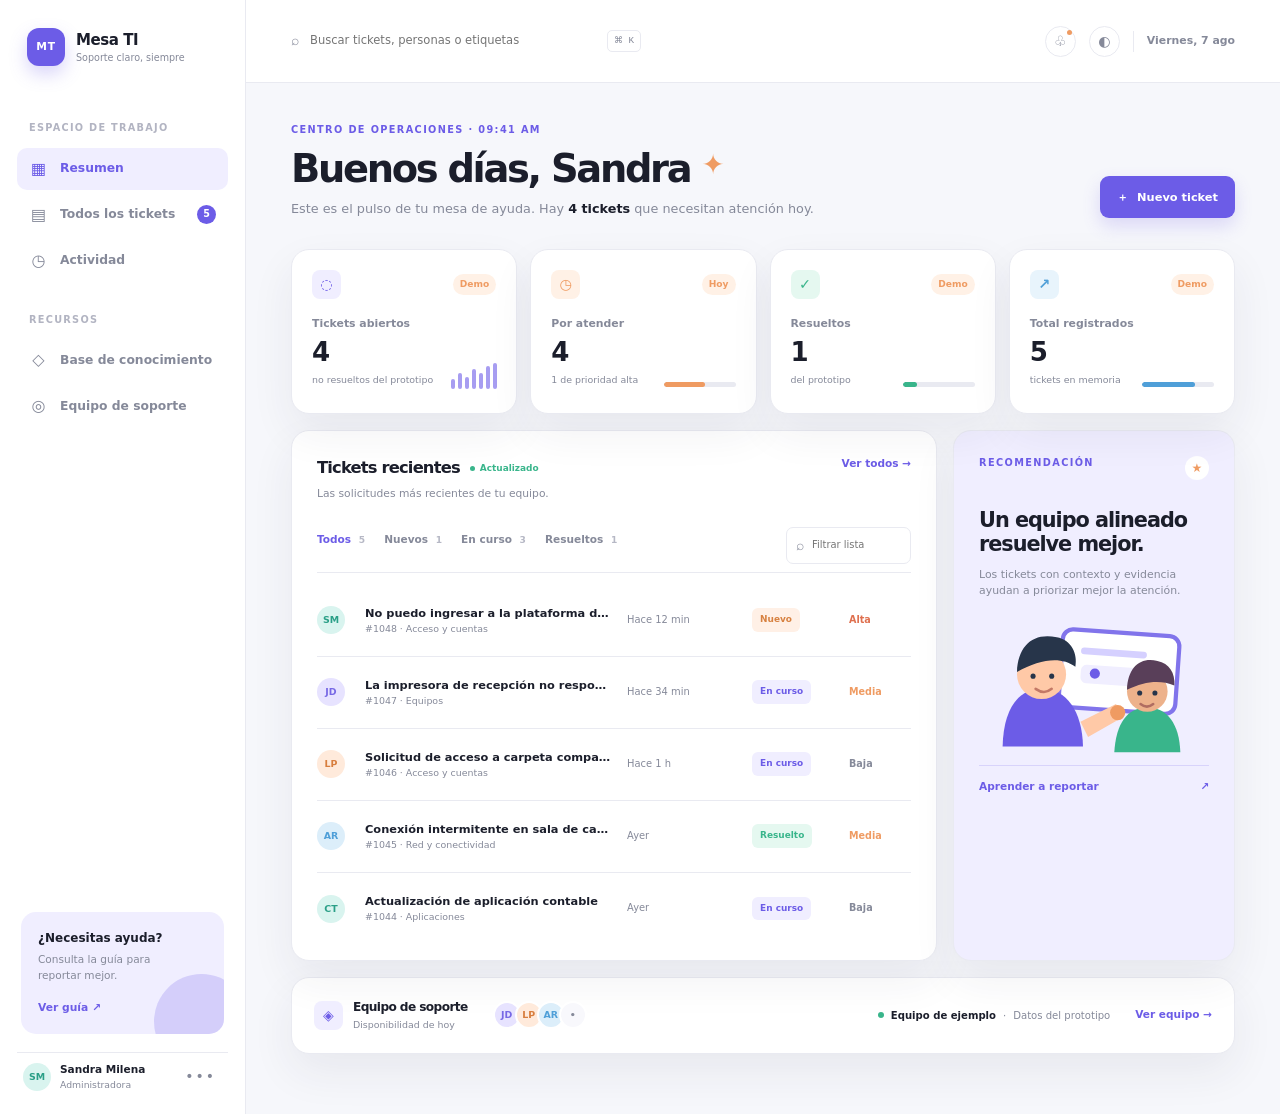
<file: frontend-mesa-ti/index.html>
<!doctype html>
<html lang="es">
  <head>
    <meta charset="utf-8">
    <meta name="viewport" content="width=device-width, initial-scale=1">
    <meta name="description" content="Prototipo frontend del sistema de gestión de tickets de soporte TI.">
    <title>Panel de tickets | Mesa TI</title>
    <link rel="icon" href="assets/favicon.svg" type="image/svg+xml">
    <link rel="stylesheet" href="styles.css">
  </head>
  <body>
    <div class="app-shell">
      <aside class="sidebar" aria-label="Barra lateral principal">
        <a class="brand" href="#resumen" aria-label="Ir al resumen de Mesa TI">
          <span class="brand-mark">MT</span>
          <span class="brand-copy"><strong>Mesa TI</strong><small>Soporte claro, siempre</small></span>
        </a>

        <nav class="side-nav" aria-label="Secciones de la aplicación">
          <p class="nav-heading">Espacio de trabajo</p>
          <a class="nav-link active" href="#resumen"><span class="nav-icon">▦</span><span class="nav-label">Resumen</span></a>
          <a class="nav-link" href="#tickets"><span class="nav-icon">▤</span><span class="nav-label">Todos los tickets</span><span class="nav-count" id="nav-ticket-count">5</span></a>
          <a class="nav-link" href="#actividad"><span class="nav-icon">◷</span><span class="nav-label">Actividad</span></a>
          <p class="nav-heading nav-heading-spaced">Recursos</p>
          <a class="nav-link" href="#conocimiento"><span class="nav-icon">◇</span><span class="nav-label">Base de conocimiento</span></a>
          <a class="nav-link" href="#equipo"><span class="nav-icon">◎</span><span class="nav-label">Equipo de soporte</span></a>
        </nav>

        <div class="sidebar-bottom">
          <div class="help-card">
            <span class="help-glow"></span>
            <strong>¿Necesitas ayuda?</strong>
            <p>Consulta la guía para reportar mejor.</p>
              <a href="../frontend-minitutorial/index.html">Ver guía <span aria-hidden="true">↗</span></a>
          </div>
          <div class="profile-card">
            <span class="avatar avatar-teal">SM</span>
            <span><strong>Sandra Milena</strong><small>Administradora</small></span>
            <button class="more-button" type="button" aria-label="Más opciones de perfil">•••</button>
          </div>
        </div>
      </aside>

      <main class="main-content" id="resumen">
        <header class="topbar">
          <label class="search-box" for="global-search">
            <span aria-hidden="true">⌕</span>
            <input id="global-search" type="search" placeholder="Buscar tickets, personas o etiquetas" autocomplete="off">
            <kbd>⌘ K</kbd>
          </label>
          <div class="topbar-actions">
            <button class="round-button notification-button" type="button" aria-label="Ver notificaciones"><span aria-hidden="true">♧</span><i></i></button>
            <button class="round-button" id="theme-toggle" type="button" aria-label="Activar modo oscuro" aria-pressed="false"><span aria-hidden="true">◐</span></button>
            <span class="topbar-divider"></span>
            <span class="topbar-date">Viernes, 7 ago</span>
          </div>
        </header>

        <div class="content-shell">
          <section class="page-intro" aria-labelledby="page-title">
            <div>
              <p class="eyebrow">CENTRO DE OPERACIONES · 09:41 AM</p>
              <h1 id="page-title">Buenos días, Sandra <span aria-hidden="true">✦</span></h1>
              <p>Este es el pulso de tu mesa de ayuda. Hay <strong id="attention-count">4 tickets</strong> que necesitan atención hoy.</p>
            </div>
            <button class="primary-button" id="open-ticket" type="button"><span aria-hidden="true">＋</span> Nuevo ticket</button>
          </section>

          <section class="metrics-grid" aria-label="Indicadores de soporte" id="actividad">
            <article class="metric-card metric-main">
              <div class="metric-top"><span class="metric-icon icon-violet">◌</span><span class="trend neutral">Demo</span></div>
              <p>Tickets abiertos</p>
              <strong id="open-count">4</strong>
              <small>no resueltos del prototipo</small>
              <div class="sparkline sparkline-violet" aria-hidden="true"><span></span><span></span><span></span><span></span><span></span><span></span><span></span></div>
            </article>
            <article class="metric-card">
              <div class="metric-top"><span class="metric-icon icon-orange">◷</span><span class="trend neutral">Hoy</span></div>
              <p>Por atender</p>
              <strong id="pending-count">4</strong>
              <small id="high-priority-count">1 de prioridad alta</small>
              <div class="progress-line"><span style="width: 58%"></span></div>
            </article>
            <article class="metric-card">
              <div class="metric-top"><span class="metric-icon icon-green">✓</span><span class="trend neutral">Demo</span></div>
              <p>Resueltos</p>
              <strong id="resolved-count">1</strong>
              <small>del prototipo</small>
              <div class="progress-line progress-green"><span id="resolved-progress" style="width: 20%"></span></div>
            </article>
            <article class="metric-card">
              <div class="metric-top"><span class="metric-icon icon-blue">↗</span><span class="trend neutral">Demo</span></div>
              <p>Total registrados</p>
              <strong id="total-count">5</strong>
              <small>tickets en memoria</small>
              <div class="progress-line progress-blue"><span style="width: 74%"></span></div>
            </article>
          </section>

          <section class="workspace-grid">
            <article class="panel tickets-panel" id="tickets" aria-labelledby="tickets-title">
              <div class="panel-heading">
                <div>
                  <div class="title-line"><h2 id="tickets-title">Tickets recientes</h2><span class="live-dot">Actualizado</span></div>
                  <p>Las solicitudes más recientes de tu equipo.</p>
                </div>
                <a class="quiet-link" href="#tickets">Ver todos <span aria-hidden="true">→</span></a>
              </div>
              <div class="ticket-toolbar">
                <div class="filter-tabs" role="group" aria-label="Filtrar tickets">
                   <button class="filter-tab active" data-filter="all" type="button">Todos <span>5</span></button>
                   <button class="filter-tab" data-filter="Nuevo" type="button">Nuevos <span>1</span></button>
                   <button class="filter-tab" data-filter="En curso" type="button">En curso <span>3</span></button>
                   <button class="filter-tab" data-filter="Resuelto" type="button">Resueltos <span>1</span></button>
                </div>
                <label class="ticket-search" for="ticket-search"><span aria-hidden="true">⌕</span><input id="ticket-search" type="search" placeholder="Filtrar lista"></label>
              </div>
              <div class="ticket-list" id="ticket-list" aria-live="polite"></div>
              <div class="empty-state" id="empty-state" hidden>
                <span>⌕</span>
                <strong>No encontramos tickets</strong>
                <p>Prueba con otra palabra o cambia el filtro.</p>
              </div>
            </article>

           <aside class="panel insight-panel" id="conocimiento" aria-labelledby="insight-title">
              <div class="insight-header"><span class="eyebrow">RECOMENDACIÓN</span><span class="insight-badge">★</span></div>
              <h2 id="insight-title">Un equipo alineado resuelve mejor.</h2>
              <p>Los tickets con contexto y evidencia ayudan a priorizar mejor la atención.</p>
              <div class="insight-illustration"><img src="assets/dashboard-illustration.svg" alt="Ilustración de un equipo revisando tickets"></div>
               <a class="insight-link" href="referencias/ga6ev01/index.html">Aprender a reportar <span aria-hidden="true">↗</span></a>
            </aside>
          </section>

          <section class="bottom-strip" id="equipo" aria-labelledby="bottom-title">
            <div class="bottom-heading"><span class="mini-section-icon">◈</span><div><h2 id="bottom-title">Equipo de soporte</h2><p>Disponibilidad de hoy</p></div></div>
             <div class="team-avatars" aria-label="Equipo de soporte de ejemplo"><span class="avatar avatar-purple">JD</span><span class="avatar avatar-orange">LP</span><span class="avatar avatar-blue">AR</span><span class="avatar avatar-more">•</span></div>
             <div class="availability"><span class="availability-dot"></span><strong>Equipo de ejemplo</strong><span>·</span><span>Datos del prototipo</span></div>
            <a class="quiet-link" href="#equipo">Ver equipo <span aria-hidden="true">→</span></a>
          </section>
        </div>
      </main>
    </div>

    <dialog class="ticket-dialog" id="ticket-dialog" aria-labelledby="dialog-title">
      <div class="dialog-head"><div><p class="eyebrow">NUEVA SOLICITUD</p><h2 id="dialog-title">Crear ticket</h2></div><button class="dialog-close" id="close-ticket" type="button" aria-label="Cerrar formulario">×</button></div>
      <form id="ticket-form">
        <div class="form-row"><label for="requester">Solicitante<input id="requester" name="requester" type="text" value="Sandra Milena Vargas" required></label><label for="category">Categoría<select id="category" name="category" required><option value="">Selecciona</option><option>Acceso y cuentas</option><option>Equipos</option><option>Red y conectividad</option><option>Aplicaciones</option></select></label></div>
        <div class="form-row"><label for="priority">Prioridad<select id="priority" name="priority" required><option value="Media">Media</option><option value="Alta">Alta</option><option value="Baja">Baja</option></select></label><label for="channel">Canal<select id="channel" name="channel"><option>Portal web</option><option>Correo</option><option>Teléfono</option></select></label></div>
        <label for="ticket-detail">¿Qué necesitas resolver?<textarea id="ticket-detail" name="detail" rows="4" minlength="15" placeholder="Describe el problema con contexto y evidencia..." required></textarea></label>
        <div class="dialog-actions"><button class="secondary-button" id="cancel-ticket" type="button">Cancelar</button><button class="primary-button" type="submit">Crear ticket <span aria-hidden="true">→</span></button></div>
      </form>
    </dialog>
    <div class="toast" id="toast" role="status" aria-live="polite"></div>
    <script src="script.js"></script>
  </body>
</html>
</file>
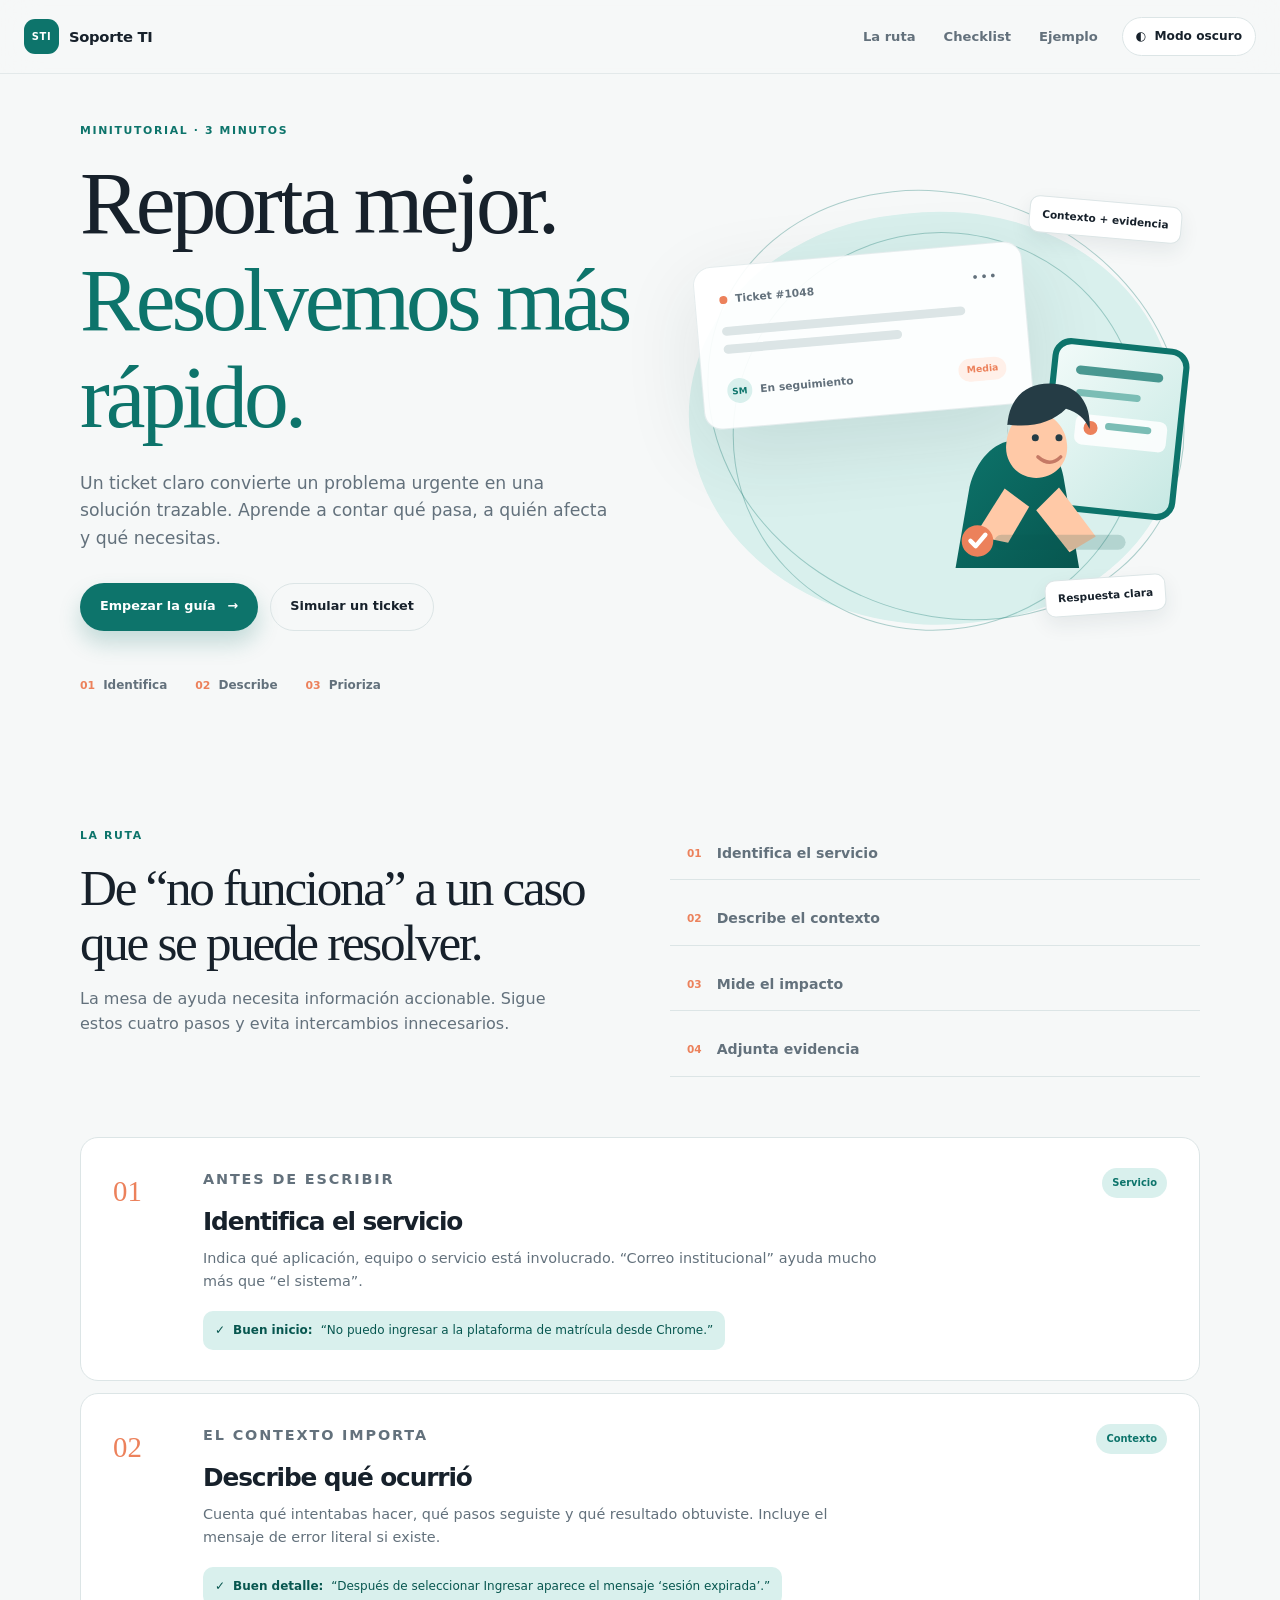
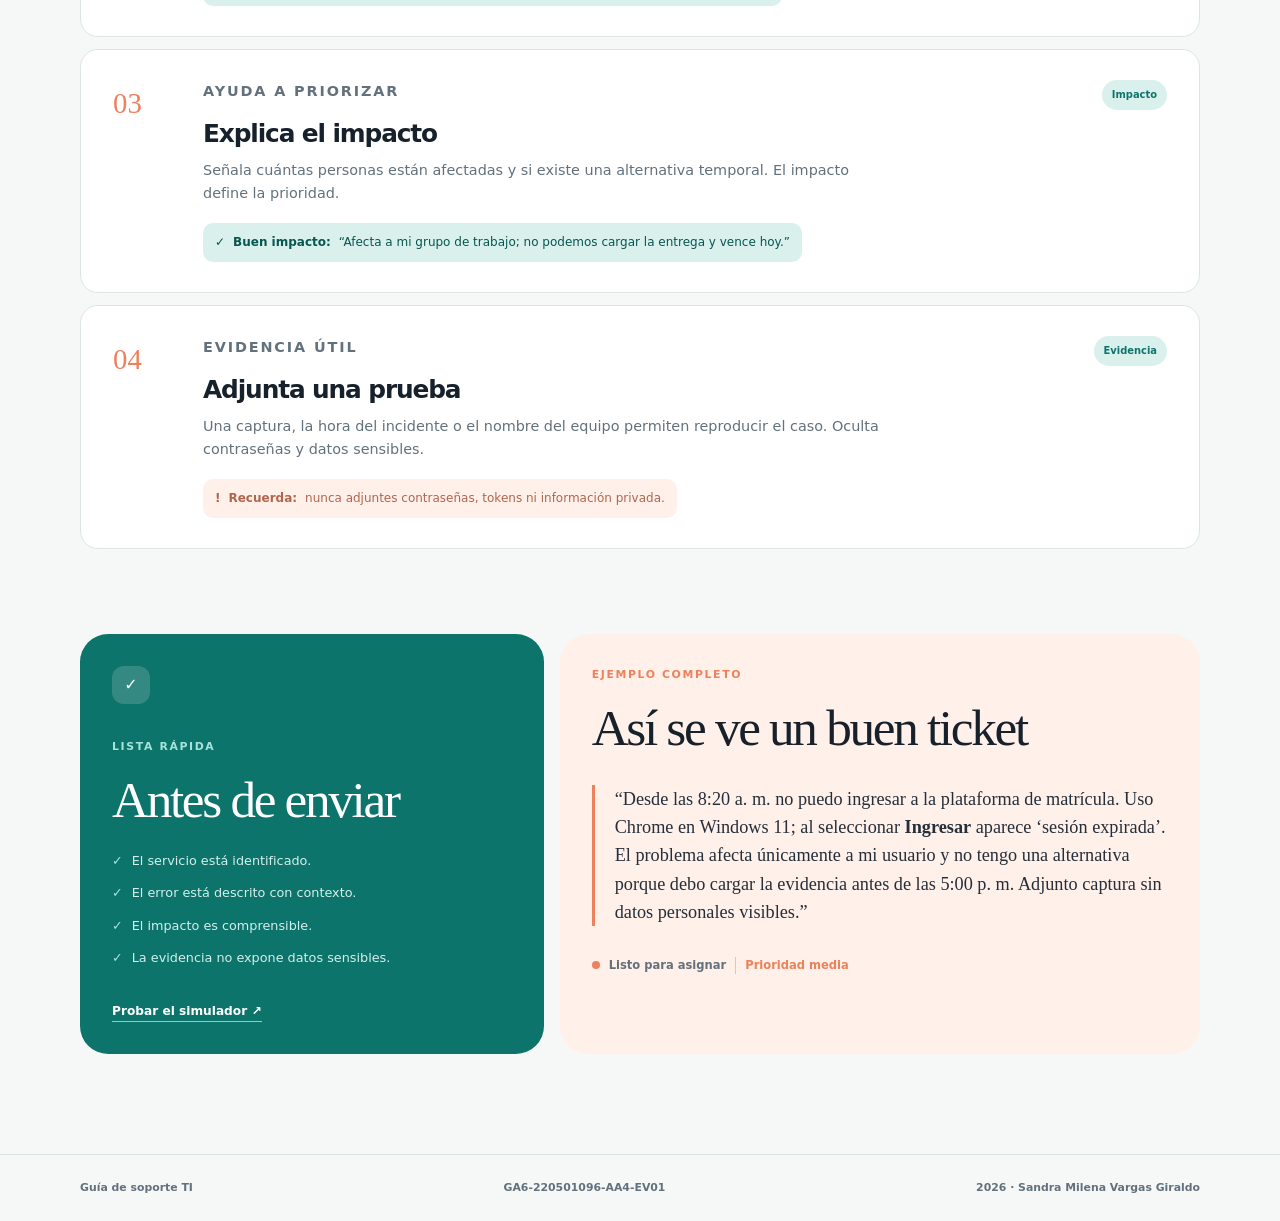
<file: frontend-minitutorial/index.html>
<!doctype html>
<html lang="es">
  <head>
    <meta charset="utf-8">
    <meta name="viewport" content="width=device-width, initial-scale=1">
    <meta name="description" content="Minitutorial para reportar tickets de soporte TI de forma clara y útil.">
    <title>Reporta mejor | Guía de soporte TI</title>
    <link rel="icon" href="assets/favicon.svg" type="image/svg+xml">
    <link rel="stylesheet" href="styles.css">
  </head>
  <body>
    <header class="site-header">
      <a class="brand" href="#inicio" aria-label="Inicio de la guía">
        <span class="brand-mark">STI</span>
        <span>Soporte TI</span>
      </a>
      <nav class="main-nav" aria-label="Navegación principal">
        <a href="#ruta">La ruta</a>
        <a href="#checklist">Checklist</a>
        <a href="#buen-ticket">Ejemplo</a>
      </nav>
      <button class="icon-button" id="theme-toggle" type="button" aria-label="Activar modo oscuro" aria-pressed="false">
        <span aria-hidden="true">◐</span>
        <span class="button-label">Modo oscuro</span>
      </button>
    </header>

    <main id="inicio">
      <section class="hero shell" aria-labelledby="hero-title">
        <div class="hero-copy">
          <p class="eyebrow">MINITUTORIAL · 3 MINUTOS</p>
          <h1 id="hero-title">Reporta mejor.<br><em>Resolvemos más rápido.</em></h1>
          <p class="hero-lead">Un ticket claro convierte un problema urgente en una solución trazable. Aprende a contar qué pasa, a quién afecta y qué necesitas.</p>
          <div class="hero-actions">
            <a class="button button-primary" href="#ruta">Empezar la guía <span aria-hidden="true">→</span></a>
            <button class="button button-quiet" id="open-simulator" type="button">Simular un ticket</button>
          </div>
          <dl class="hero-facts" aria-label="Datos de la guía">
            <div><dt>01</dt><dd>Identifica</dd></div>
            <div><dt>02</dt><dd>Describe</dd></div>
            <div><dt>03</dt><dd>Prioriza</dd></div>
          </dl>
        </div>
        <div class="hero-visual" aria-label="Ilustración de un ticket de soporte en seguimiento">
          <div class="visual-orbit orbit-one"></div>
          <div class="visual-orbit orbit-two"></div>
          <div class="ticket-illustration">
            <div class="ticket-topline"><span class="status-dot"></span><span>Ticket #1048</span><span class="ticket-menu">•••</span></div>
            <div class="ticket-line ticket-line-long"></div>
            <div class="ticket-line ticket-line-medium"></div>
            <div class="ticket-meta"><span class="mini-avatar">SM</span><span>En seguimiento</span><span class="priority-pill">Media</span></div>
          </div>
          <img src="assets/soporte-ti.svg" alt="Ilustración de una persona organizando un ticket de soporte">
          <span class="floating-note note-one">Contexto + evidencia</span>
          <span class="floating-note note-two">Respuesta clara</span>
        </div>
      </section>

      <section class="intro shell" id="ruta" aria-labelledby="ruta-title">
        <div class="section-heading">
          <p class="eyebrow">LA RUTA</p>
          <h2 id="ruta-title">De “no funciona” a un caso que se puede resolver.</h2>
          <p>La mesa de ayuda necesita información accionable. Sigue estos cuatro pasos y evita intercambios innecesarios.</p>
        </div>
        <nav class="topic-nav" aria-label="Temas del tutorial">
          <a href="#paso-1"><span>01</span> Identifica el servicio</a>
          <a href="#paso-2"><span>02</span> Describe el contexto</a>
          <a href="#paso-3"><span>03</span> Mide el impacto</a>
          <a href="#paso-4"><span>04</span> Adjunta evidencia</a>
        </nav>
      </section>

      <section class="steps-section shell" aria-label="Pasos del tutorial">
        <ol class="steps">
          <li class="step-card" id="paso-1">
            <div class="step-number">01</div>
            <div class="step-content">
              <p class="step-kicker">ANTES DE ESCRIBIR</p>
              <h3>Identifica el servicio</h3>
              <p>Indica qué aplicación, equipo o servicio está involucrado. “Correo institucional” ayuda mucho más que “el sistema”.</p>
              <div class="example good"><span>✓</span><strong>Buen inicio:</strong> “No puedo ingresar a la plataforma de matrícula desde Chrome.”</div>
            </div>
            <div class="step-tag">Servicio</div>
          </li>
          <li class="step-card" id="paso-2">
            <div class="step-number">02</div>
            <div class="step-content">
              <p class="step-kicker">EL CONTEXTO IMPORTA</p>
              <h3>Describe qué ocurrió</h3>
              <p>Cuenta qué intentabas hacer, qué pasos seguiste y qué resultado obtuviste. Incluye el mensaje de error literal si existe.</p>
              <div class="example good"><span>✓</span><strong>Buen detalle:</strong> “Después de seleccionar Ingresar aparece el mensaje ‘sesión expirada’.”</div>
            </div>
            <div class="step-tag">Contexto</div>
          </li>
          <li class="step-card" id="paso-3">
            <div class="step-number">03</div>
            <div class="step-content">
              <p class="step-kicker">AYUDA A PRIORIZAR</p>
              <h3>Explica el impacto</h3>
              <p>Señala cuántas personas están afectadas y si existe una alternativa temporal. El impacto define la prioridad.</p>
              <div class="example good"><span>✓</span><strong>Buen impacto:</strong> “Afecta a mi grupo de trabajo; no podemos cargar la entrega y vence hoy.”</div>
            </div>
            <div class="step-tag">Impacto</div>
          </li>
          <li class="step-card" id="paso-4">
            <div class="step-number">04</div>
            <div class="step-content">
              <p class="step-kicker">EVIDENCIA ÚTIL</p>
              <h3>Adjunta una prueba</h3>
              <p>Una captura, la hora del incidente o el nombre del equipo permiten reproducir el caso. Oculta contraseñas y datos sensibles.</p>
              <div class="example warning"><span>!</span><strong>Recuerda:</strong> nunca adjuntes contraseñas, tokens ni información privada.</div>
            </div>
            <div class="step-tag">Evidencia</div>
          </li>
        </ol>
      </section>

      <section class="bottom-grid shell">
        <aside class="checklist-card" id="checklist" aria-labelledby="checklist-title">
          <div class="card-icon">✓</div>
          <p class="eyebrow">LISTA RÁPIDA</p>
          <h2 id="checklist-title">Antes de enviar</h2>
          <ul class="checklist">
            <li><span>✓</span> El servicio está identificado.</li>
            <li><span>✓</span> El error está descrito con contexto.</li>
            <li><span>✓</span> El impacto es comprensible.</li>
            <li><span>✓</span> La evidencia no expone datos sensibles.</li>
          </ul>
          <button class="text-button" id="open-simulator-secondary" type="button">Probar el simulador <span aria-hidden="true">↗</span></button>
        </aside>
        <article class="good-ticket" id="buen-ticket">
          <p class="eyebrow">EJEMPLO COMPLETO</p>
          <h2>Así se ve un buen ticket</h2>
          <blockquote>
            <p>“Desde las 8:20 a. m. no puedo ingresar a la plataforma de matrícula. Uso Chrome en Windows 11; al seleccionar <strong>Ingresar</strong> aparece ‘sesión expirada’. El problema afecta únicamente a mi usuario y no tengo una alternativa porque debo cargar la evidencia antes de las 5:00 p. m. Adjunto captura sin datos personales visibles.”</p>
          </blockquote>
          <div class="ticket-result"><span class="result-dot"></span><span>Listo para asignar</span><span class="result-divider"></span><strong>Prioridad media</strong></div>
        </article>
      </section>
    </main>

    <footer class="site-footer">
      <div class="shell footer-content">
        <span>Guía de soporte TI</span>
        <span>GA6-220501096-AA4-EV01</span>
        <span>2026 · Sandra Milena Vargas Giraldo</span>
      </div>
    </footer>

    <dialog class="simulator" id="simulator-dialog" aria-labelledby="simulator-title">
      <div class="dialog-header">
        <div>
          <p class="eyebrow">SIMULADOR</p>
          <h2 id="simulator-title">Arma un ticket claro</h2>
        </div>
        <button class="close-button" id="close-simulator" type="button" aria-label="Cerrar simulador">×</button>
      </div>
      <form id="ticket-form">
        <label for="service">¿Qué servicio está fallando?</label>
        <select id="service" name="service" required>
          <option value="">Selecciona una opción</option>
          <option>Correo institucional</option>
          <option>Plataforma de matrícula</option>
          <option>Equipo de trabajo</option>
          <option>Red o conexión</option>
        </select>
        <label for="impact">¿Qué impacto tiene?</label>
        <select id="impact" name="impact" required>
          <option value="">Selecciona una opción</option>
          <option value="Bajo">Solo afecta una consulta</option>
          <option value="Medio">Afecta mi trabajo</option>
          <option value="Alto">Detiene una actividad importante</option>
        </select>
        <label for="detail">Describe el problema en una frase</label>
        <textarea id="detail" name="detail" rows="4" minlength="15" placeholder="Ejemplo: al iniciar sesión aparece un mensaje de error..." required></textarea>
        <button class="button button-primary button-full" type="submit">Generar resumen</button>
      </form>
      <output class="ticket-preview" id="ticket-preview" aria-live="polite"></output>
    </dialog>

    <script src="script.js"></script>
  </body>
</html>
</file>
<file: frontend-mesa-ti/styles.css>
:root {
  color-scheme: light;
  --ink: #1b1e2b;
  --muted: #858999;
  --paper: #f6f7fb;
  --surface: #fff;
  --surface-soft: #f8f8fc;
  --line: #e9eaf1;
  --primary: #6c5ce7;
  --primary-dark: #5545d1;
  --primary-soft: #f0eeff;
  --green: #39b58b;
  --orange: #ef9b62;
  --blue: #4f9fd8;
  --shadow: 0 18px 44px rgba(39, 42, 72, 0.07);
  --radius: 18px;
  --body-font: Inter, ui-sans-serif, system-ui, -apple-system, BlinkMacSystemFont, 'Segoe UI', sans-serif;
}

[data-theme='dark'] {
  color-scheme: dark;
  --ink: #f4f4fc;
  --muted: #a8aac0;
  --paper: #151622;
  --surface: #202132;
  --surface-soft: #292a3d;
  --line: #36374c;
  --primary: #a39aff;
  --primary-dark: #c0baff;
  --primary-soft: #302c54;
  --green: #6bd5ae;
  --orange: #ffc18d;
  --blue: #86c8f0;
  --shadow: 0 18px 44px rgba(0, 0, 0, 0.15);
}

* { box-sizing: border-box; }
html { scroll-behavior: smooth; }
body { margin: 0; background: var(--paper); color: var(--ink); font-family: var(--body-font); font-size: 14px; line-height: 1.5; }
a { color: inherit; }
button, input, select, textarea { font: inherit; }
button { cursor: pointer; }

.app-shell { display: grid; grid-template-columns: 246px minmax(0, 1fr); min-height: 100vh; }
.sidebar { display: flex; flex-direction: column; padding: 28px 17px 22px; border-right: 1px solid var(--line); background: var(--surface); }
.brand { display: flex; align-items: center; gap: 11px; padding: 0 10px; text-decoration: none; }
.brand-mark { display: grid; place-items: center; width: 38px; height: 38px; border-radius: 12px; background: var(--primary); color: #fff; font-size: .67rem; font-weight: 900; letter-spacing: .08em; box-shadow: 0 8px 18px color-mix(in srgb, var(--primary) 26%, transparent); }
.brand-copy { display: grid; gap: 0; }
.brand-copy strong { font-size: .94rem; letter-spacing: -.03em; }
.brand-copy small { color: var(--muted); font-size: .6rem; }
.side-nav { margin-top: 55px; }
.nav-heading { margin: 0 12px 12px; color: #b2b4c2; font-size: .61rem; font-weight: 850; letter-spacing: .13em; text-transform: uppercase; }
.nav-heading-spaced { margin-top: 31px; }
.nav-link { display: flex; align-items: center; gap: 12px; min-height: 42px; margin: 4px 0; padding: 0 12px; border-radius: 10px; color: var(--muted); font-size: .77rem; font-weight: 700; text-decoration: none; }
.nav-link:hover, .nav-link.active { background: var(--primary-soft); color: var(--primary); }
.nav-icon { display: grid; place-items: center; width: 19px; color: currentColor; font-size: 1rem; }
.nav-count { margin-left: auto; padding: 2px 6px; border-radius: 99px; background: var(--primary); color: #fff; font-size: .6rem; }
.sidebar-bottom { margin-top: auto; }
.help-card { position: relative; overflow: hidden; margin: 0 4px 18px; padding: 17px; border-radius: 15px; background: var(--primary-soft); }
.help-card strong, .help-card p, .help-card a { position: relative; z-index: 1; }
.help-card strong { display: block; font-size: .75rem; }
.help-card p { max-width: 130px; margin: 5px 0 12px; color: var(--muted); font-size: .66rem; }
.help-card a { color: var(--primary); font-size: .67rem; font-weight: 850; text-decoration: none; }
.help-glow { position: absolute; right: -25px; bottom: -35px; width: 95px; height: 95px; border-radius: 50%; background: color-mix(in srgb, var(--primary) 22%, transparent); }
.profile-card { display: flex; align-items: center; gap: 9px; padding: 9px 6px 0; border-top: 1px solid var(--line); }
.profile-card > span:nth-child(2) { display: grid; gap: 0; min-width: 0; }
.profile-card strong { overflow: hidden; font-size: .66rem; text-overflow: ellipsis; white-space: nowrap; }
.profile-card small { color: var(--muted); font-size: .58rem; }
.more-button { margin-left: auto; border: 0; background: transparent; color: var(--muted); letter-spacing: 2px; }

.main-content { min-width: 0; }
.topbar { display: flex; align-items: center; justify-content: space-between; min-height: 83px; padding: 0 45px; border-bottom: 1px solid var(--line); background: var(--surface); }
.search-box { display: flex; align-items: center; gap: 9px; width: min(350px, 44vw); color: var(--muted); }
.search-box input, .ticket-search input { width: 100%; border: 0; outline: 0; background: transparent; color: var(--ink); font-size: .72rem; }
.search-box kbd { padding: 3px 6px; border: 1px solid var(--line); border-radius: 5px; color: var(--muted); font-size: .58rem; white-space: nowrap; }
.topbar-actions { display: flex; align-items: center; gap: 13px; color: var(--muted); }
.round-button { position: relative; display: grid; place-items: center; width: 31px; height: 31px; border: 1px solid var(--line); border-radius: 50%; background: var(--surface); color: var(--muted); }
.round-button:hover { border-color: var(--primary); color: var(--primary); }
.notification-button i { position: absolute; top: 3px; right: 3px; width: 5px; height: 5px; border-radius: 50%; background: var(--orange); }
.topbar-divider { width: 1px; height: 21px; background: var(--line); }
.topbar-date { font-size: .68rem; font-weight: 700; }
.content-shell { width: min(1320px, calc(100% - 90px)); margin: 0 auto; padding: 40px 0 60px; }
.page-intro { display: flex; align-items: flex-end; justify-content: space-between; gap: 24px; margin-bottom: 31px; }
.eyebrow { margin: 0 0 10px; color: var(--primary); font-size: .61rem; font-weight: 900; letter-spacing: .14em; }
.page-intro h1 { margin: 0 0 9px; font-size: clamp(1.8rem, 3vw, 2.55rem); line-height: 1.1; letter-spacing: -.06em; }
.page-intro h1 span { color: var(--orange); font-size: .72em; vertical-align: 25%; }
.page-intro p:not(.eyebrow) { margin: 0; color: var(--muted); font-size: .8rem; }
.page-intro p strong { color: var(--ink); }
.primary-button, .secondary-button { display: inline-flex; align-items: center; justify-content: center; gap: 9px; min-height: 42px; padding: 0 16px; border: 1px solid transparent; border-radius: 9px; font-size: .71rem; font-weight: 850; }
.primary-button { background: var(--primary); color: #fff; box-shadow: 0 8px 18px color-mix(in srgb, var(--primary) 20%, transparent); }
.primary-button:hover { background: var(--primary-dark); }
.secondary-button { border-color: var(--line); background: var(--surface); color: var(--ink); }
.secondary-button:hover { border-color: var(--primary); }

.metrics-grid { display: grid; grid-template-columns: repeat(4, 1fr); gap: 13px; margin-bottom: 16px; }
.metric-card { position: relative; min-height: 165px; padding: 20px; border: 1px solid var(--line); border-radius: var(--radius); background: var(--surface); box-shadow: var(--shadow); }
.metric-top { display: flex; align-items: center; justify-content: space-between; }
.metric-icon { display: grid; place-items: center; width: 29px; height: 29px; border-radius: 8px; font-size: .9rem; font-weight: 900; }
.icon-violet { background: var(--primary-soft); color: var(--primary); }
.icon-orange { background: #fff1e6; color: var(--orange); }
.icon-green { background: #e5f8f0; color: var(--green); }
.icon-blue { background: #e8f4fc; color: var(--blue); }
.metric-card p { margin: 17px 0 0; color: var(--muted); font-size: .68rem; font-weight: 700; }
.metric-card strong { display: block; margin-top: 1px; font-size: 1.63rem; letter-spacing: -.06em; }
.metric-card small { display: block; margin-top: 1px; color: var(--muted); font-size: .59rem; }
.trend { padding: 4px 7px; border-radius: 99px; font-size: .57rem; font-weight: 800; }
.trend.positive { background: #e5f8f0; color: var(--green); }
.trend.neutral { background: #fff1e6; color: var(--orange); }
.sparkline { position: absolute; right: 19px; bottom: 24px; display: flex; align-items: flex-end; gap: 3px; height: 26px; }
.sparkline span { display: block; width: 4px; border-radius: 5px; background: color-mix(in srgb, var(--primary) 60%, transparent); }
.sparkline span:nth-child(1) { height: 10px; }.sparkline span:nth-child(2) { height: 16px; }.sparkline span:nth-child(3) { height: 12px; }.sparkline span:nth-child(4) { height: 20px; }.sparkline span:nth-child(5) { height: 16px; }.sparkline span:nth-child(6) { height: 23px; }.sparkline span:nth-child(7) { height: 26px; }
.progress-line { position: absolute; right: 20px; bottom: 26px; width: 72px; height: 5px; overflow: hidden; border-radius: 99px; background: var(--line); }
.progress-line span { display: block; height: 100%; border-radius: inherit; background: var(--orange); }.progress-green span { background: var(--green); }.progress-blue span { background: var(--blue); }

.workspace-grid { display: grid; grid-template-columns: minmax(0, 1.65fr) minmax(280px, .72fr); gap: 16px; }
.panel { border: 1px solid var(--line); border-radius: var(--radius); background: var(--surface); box-shadow: var(--shadow); }
.tickets-panel { min-width: 0; padding: 25px 25px 15px; }
.panel-heading { display: flex; align-items: flex-start; justify-content: space-between; gap: 20px; }
.title-line { display: flex; align-items: center; gap: 10px; }
.panel-heading h2, .insight-panel h2, .bottom-heading h2 { margin: 0; letter-spacing: -.05em; }
.panel-heading h2 { font-size: 1.02rem; }.panel-heading p { margin: 5px 0 0; color: var(--muted); font-size: .67rem; }
.live-dot { display: inline-flex; align-items: center; gap: 5px; color: var(--green); font-size: .56rem; font-weight: 800; }.live-dot::before { width: 5px; height: 5px; border-radius: 50%; background: var(--green); content: ''; }
.quiet-link { color: var(--primary); font-size: .66rem; font-weight: 850; text-decoration: none; white-space: nowrap; }.quiet-link:hover { color: var(--primary-dark); }
.ticket-toolbar { display: flex; align-items: center; justify-content: space-between; gap: 15px; margin: 25px 0 12px; padding-bottom: 8px; border-bottom: 1px solid var(--line); }
.filter-tabs { display: flex; gap: 19px; overflow-x: auto; }.filter-tab { position: relative; padding: 0 0 10px; border: 0; background: transparent; color: var(--muted); font-size: .66rem; font-weight: 800; white-space: nowrap; }.filter-tab span { margin-left: 4px; color: #b6b8c5; font-size: .57rem; }.filter-tab.active { color: var(--primary); }.filter-tab.active::after { position: absolute; right: 0; bottom: -9px; left: 0; height: 2px; background: var(--primary); content: ''; }
.ticket-search { display: flex; align-items: center; gap: 6px; width: 125px; padding: 7px 9px; border: 1px solid var(--line); border-radius: 7px; color: var(--muted); }.ticket-search input { font-size: .62rem; }
.ticket-list { display: grid; }
.ticket-row { display: grid; grid-template-columns: 35px minmax(0, 1fr) 112px 84px 62px; align-items: center; gap: 13px; min-height: 72px; border-bottom: 1px solid var(--line); }
.ticket-row:last-child { border-bottom: 0; }
.ticket-row:hover { background: var(--surface-soft); }
.avatar { display: grid; place-items: center; width: 28px; height: 28px; flex: 0 0 auto; border-radius: 50%; font-size: .59rem; font-weight: 900; }.avatar-teal { background: #d9f4ef; color: #2a9f87; }.avatar-purple { background: #e7e3ff; color: #7768e5; }.avatar-orange { background: #ffeadb; color: #d87e3e; }.avatar-blue { background: #dceefa; color: #4f9fd8; }.avatar-more { background: var(--surface-soft); color: var(--muted); }
.ticket-main { min-width: 0; }.ticket-main strong { display: block; overflow: hidden; font-size: .71rem; text-overflow: ellipsis; white-space: nowrap; }.ticket-main small { display: block; overflow: hidden; color: var(--muted); font-size: .59rem; text-overflow: ellipsis; white-space: nowrap; }
.ticket-meta { color: var(--muted); font-size: .62rem; }.ticket-status { justify-self: start; padding: 5px 8px; border-radius: 6px; font-size: .56rem; font-weight: 850; }.status-new { background: #fff0e6; color: #d78140; }.status-progress { background: var(--primary-soft); color: var(--primary); }.status-done { background: #e5f8f0; color: var(--green); }.ticket-priority { font-size: .6rem; font-weight: 800; }.priority-high { color: #df704f; }.priority-medium { color: var(--orange); }.priority-low { color: var(--muted); }
.empty-state { padding: 45px 20px; text-align: center; color: var(--muted); }.empty-state > span { display: block; font-size: 1.8rem; }.empty-state strong { display: block; margin-top: 8px; color: var(--ink); font-size: .8rem; }.empty-state p { margin: 3px 0; font-size: .65rem; }

.insight-panel { overflow: hidden; padding: 25px; background: var(--primary-soft); }.insight-header { display: flex; align-items: center; justify-content: space-between; }.insight-panel .eyebrow { color: var(--primary); }.insight-badge { display: grid; place-items: center; width: 24px; height: 24px; border-radius: 50%; background: var(--surface); color: var(--orange); font-size: .75rem; }.insight-panel h2 { max-width: 230px; margin-top: 28px; font-size: 1.3rem; line-height: 1.15; }.insight-panel > p { max-width: 245px; margin: 10px 0 12px; color: var(--muted); font-size: .68rem; }.insight-illustration { display: flex; justify-content: center; height: 154px; margin: 10px -25px 0; }.insight-illustration img { width: 220px; }.insight-link { display: flex; align-items: center; justify-content: space-between; padding-top: 13px; border-top: 1px solid color-mix(in srgb, var(--primary) 18%, transparent); color: var(--primary); font-size: .66rem; font-weight: 850; text-decoration: none; }
.bottom-strip { display: flex; align-items: center; gap: 25px; min-height: 77px; margin-top: 16px; padding: 14px 22px; border: 1px solid var(--line); border-radius: var(--radius); background: var(--surface); box-shadow: var(--shadow); }.bottom-heading { display: flex; align-items: center; gap: 10px; }.mini-section-icon { display: grid; place-items: center; width: 29px; height: 29px; border-radius: 8px; background: var(--primary-soft); color: var(--primary); }.bottom-heading h2 { font-size: .76rem; }.bottom-heading p { margin: 2px 0 0; color: var(--muted); font-size: .59rem; }.team-avatars { display: flex; padding-left: 6px; }.team-avatars .avatar { margin-left: -6px; border: 2px solid var(--surface); }.availability { display: flex; align-items: center; gap: 7px; margin-left: auto; color: var(--muted); font-size: .63rem; }.availability strong { color: var(--ink); }.availability-dot { width: 6px; height: 6px; border-radius: 50%; background: var(--green); }

.ticket-dialog { width: min(580px, calc(100% - 30px)); padding: 27px; border: 1px solid var(--line); border-radius: var(--radius); background: var(--surface); color: var(--ink); box-shadow: var(--shadow); }.ticket-dialog::backdrop { background: rgba(20, 22, 38, .5); backdrop-filter: blur(4px); }.dialog-head { display: flex; align-items: flex-start; justify-content: space-between; margin-bottom: 23px; }.dialog-head h2 { margin: 0; font-size: 1.55rem; letter-spacing: -.06em; }.dialog-close { width: 30px; height: 30px; border: 0; border-radius: 50%; background: var(--surface-soft); color: var(--muted); font-size: 1.25rem; }.ticket-dialog form { display: grid; gap: 14px; }.form-row { display: grid; grid-template-columns: 1fr 1fr; gap: 13px; }.ticket-dialog label { display: grid; gap: 7px; color: var(--muted); font-size: .65rem; font-weight: 800; }.ticket-dialog input, .ticket-dialog select, .ticket-dialog textarea { width: 100%; border: 1px solid var(--line); border-radius: 8px; outline: 0; background: var(--surface-soft); color: var(--ink); padding: 11px; font-size: .72rem; }.ticket-dialog input:focus, .ticket-dialog select:focus, .ticket-dialog textarea:focus { border-color: var(--primary); box-shadow: 0 0 0 3px color-mix(in srgb, var(--primary) 14%, transparent); }.dialog-actions { display: flex; justify-content: flex-end; gap: 9px; margin-top: 7px; }.toast { position: fixed; right: 25px; bottom: 25px; z-index: 20; max-width: 320px; padding: 13px 17px; border-radius: 10px; background: var(--ink); color: var(--surface); font-size: .72rem; font-weight: 750; opacity: 0; pointer-events: none; transform: translateY(10px); transition: opacity 180ms ease, transform 180ms ease; }.toast.show { opacity: 1; transform: translateY(0); }
:focus-visible { outline: 3px solid color-mix(in srgb, var(--orange) 65%, transparent); outline-offset: 3px; }

@media (max-width: 1120px) {
  .metrics-grid { grid-template-columns: repeat(2, 1fr); }
  .workspace-grid { grid-template-columns: 1fr; }.insight-panel { min-height: 265px; }.insight-illustration { position: absolute; right: 55px; width: 245px; height: 150px; margin-top: -115px; }.insight-panel { position: relative; }.insight-panel > p { max-width: 320px; }.insight-link { position: absolute; right: 25px; bottom: 25px; left: 25px; }
}
@media (max-width: 800px) {
  .app-shell { display: block; }.sidebar { display: block; padding: 15px 17px 12px; border-right: 0; border-bottom: 1px solid var(--line); }.side-nav { display: flex; align-items: center; gap: 3px; margin-top: 15px; overflow-x: auto; }.nav-heading { display: none; }.nav-link { flex: 0 0 auto; min-height: 34px; padding: 0 10px; }.nav-count, .nav-label { display: inline; }.nav-heading-spaced { display: none; }.sidebar-bottom { display: none; }.topbar { min-height: 66px; padding: 0 22px; }.content-shell { width: min(100% - 44px, 1320px); padding-top: 30px; }.topbar-date, .topbar-divider { display: none; }
}
@media (max-width: 570px) {
  .topbar { padding: 0 15px; }.topbar-actions { margin-left: auto; }.search-box { width: 45%; }.search-box kbd { display: none; }.content-shell { width: calc(100% - 28px); }.page-intro { display: block; }.page-intro .primary-button { width: 100%; margin-top: 20px; }.metrics-grid { grid-template-columns: 1fr 1fr; gap: 9px; }.metric-card { min-height: 145px; padding: 15px; }.metric-card strong { font-size: 1.35rem; }.sparkline, .progress-line { right: 15px; bottom: 19px; }.tickets-panel { padding: 19px 15px 10px; }.panel-heading { display: block; }.panel-heading .quiet-link { display: inline-block; margin-top: 14px; }.ticket-toolbar { display: block; margin-top: 19px; }.filter-tabs { margin-bottom: 13px; }.ticket-search { width: 100%; }.ticket-row { grid-template-columns: 30px minmax(0, 1fr) auto; gap: 9px; min-height: 68px; }.ticket-meta { display: none; }.ticket-status { grid-column: 2; grid-row: 2; justify-self: start; margin-top: -20px; transform: translateX(39px); }.ticket-priority { grid-column: 3; grid-row: 1 / span 2; }.bottom-strip { flex-wrap: wrap; gap: 13px; padding: 16px; }.availability { width: 100%; margin-left: 0; }.bottom-strip > .quiet-link { margin-left: auto; margin-top: -31px; }.insight-panel { min-height: 300px; }.insight-illustration { right: 0; margin-top: -90px; opacity: .8; }.form-row { grid-template-columns: 1fr; gap: 14px; }.dialog-actions { flex-direction: column-reverse; }.dialog-actions button { width: 100%; }.toast { right: 15px; bottom: 15px; left: 15px; max-width: none; }
}
</file>
<file: frontend-minitutorial/styles.css>
:root {
  color-scheme: light;
  --ink: #17212b;
  --muted: #63717c;
  --paper: #f6f8f8;
  --surface: #ffffff;
  --line: #dce5e6;
  --primary: #0d746b;
  --primary-dark: #07564f;
  --soft-primary: #d9f0ed;
  --orange: #ec815b;
  --soft-orange: #fff0e9;
  --shadow: 0 24px 80px rgba(24, 55, 59, 0.11);
  --radius-lg: 28px;
  --radius-md: 18px;
  --font-display: Georgia, 'Times New Roman', serif;
  --font-body: Inter, ui-sans-serif, system-ui, -apple-system, BlinkMacSystemFont, 'Segoe UI', sans-serif;
}

[data-theme='dark'] {
  color-scheme: dark;
  --ink: #edf7f5;
  --muted: #a7bab9;
  --paper: #132321;
  --surface: #1c302d;
  --line: #31504c;
  --primary: #68c8bd;
  --primary-dark: #91ded5;
  --soft-primary: #20423e;
  --orange: #ffac8a;
  --soft-orange: #4a3028;
  --shadow: 0 24px 80px rgba(0, 0, 0, 0.2);
}

* { box-sizing: border-box; }

html { scroll-behavior: smooth; }

body {
  margin: 0;
  background: var(--paper);
  color: var(--ink);
  font-family: var(--font-body);
  line-height: 1.6;
}

a { color: inherit; }

button, input, select, textarea { font: inherit; }

.shell {
  width: min(1120px, calc(100% - 48px));
  margin-inline: auto;
}

.site-header {
  position: sticky;
  top: 0;
  z-index: 10;
  display: flex;
  align-items: center;
  justify-content: space-between;
  gap: 24px;
  min-height: 74px;
  padding: 12px max(24px, calc((100vw - 1240px) / 2));
  border-bottom: 1px solid color-mix(in srgb, var(--line) 75%, transparent);
  background: color-mix(in srgb, var(--paper) 88%, transparent);
  backdrop-filter: blur(18px);
}

.brand {
  display: inline-flex;
  align-items: center;
  gap: 10px;
  color: var(--ink);
  font-size: 0.92rem;
  font-weight: 800;
  letter-spacing: -0.02em;
  text-decoration: none;
}

.brand-mark {
  display: grid;
  place-items: center;
  width: 35px;
  height: 35px;
  border-radius: 11px;
  background: var(--primary);
  color: #fff;
  font-size: 0.62rem;
  letter-spacing: 0.06em;
}

.main-nav {
  display: flex;
  align-items: center;
  gap: 28px;
  margin-left: auto;
}

.main-nav a {
  color: var(--muted);
  font-size: 0.82rem;
  font-weight: 700;
  text-decoration: none;
}

.main-nav a:hover, .main-nav a:focus-visible { color: var(--primary); }

.icon-button, .close-button {
  border: 0;
  cursor: pointer;
}

.icon-button {
  display: inline-flex;
  align-items: center;
  gap: 8px;
  padding: 9px 13px;
  border: 1px solid var(--line);
  border-radius: 99px;
  background: var(--surface);
  color: var(--ink);
  font-size: 0.76rem;
  font-weight: 700;
}

.hero {
  display: grid;
  grid-template-columns: minmax(0, 1.04fr) minmax(390px, 0.96fr);
  align-items: center;
  min-height: 620px;
  gap: 50px;
  padding-top: 48px;
  padding-bottom: 54px;
}

.eyebrow {
  margin: 0 0 16px;
  color: var(--primary);
  font-size: 0.68rem;
  font-weight: 900;
  letter-spacing: 0.15em;
}

h1, h2, h3, p { margin-top: 0; }

h1, h2, h3 { line-height: 1.08; letter-spacing: -0.045em; }

h1 {
  max-width: 670px;
  margin-bottom: 24px;
  font-family: var(--font-display);
  font-size: clamp(3.7rem, 7vw, 6.6rem);
  font-weight: 400;
}

h1 em { color: var(--primary); font-style: normal; }

.hero-lead {
  max-width: 540px;
  margin-bottom: 30px;
  color: var(--muted);
  font-size: 1.08rem;
}

.hero-actions { display: flex; flex-wrap: wrap; gap: 12px; }

.button {
  display: inline-flex;
  align-items: center;
  justify-content: center;
  gap: 12px;
  min-height: 48px;
  padding: 0 19px;
  border: 1px solid transparent;
  border-radius: 99px;
  cursor: pointer;
  font-size: 0.8rem;
  font-weight: 850;
  text-decoration: none;
  transition: transform 160ms ease, box-shadow 160ms ease, background 160ms ease;
}

.button:hover { transform: translateY(-2px); }

.button-primary { background: var(--primary); color: #fff; box-shadow: 0 12px 22px color-mix(in srgb, var(--primary) 22%, transparent); }
.button-primary:hover { background: var(--primary-dark); }
.button-quiet { border-color: var(--line); background: transparent; color: var(--ink); }
.button-quiet:hover { background: var(--surface); }

.hero-facts {
  display: flex;
  gap: 28px;
  margin: 45px 0 0;
}

.hero-facts div { display: flex; align-items: baseline; gap: 8px; }
.hero-facts dt { color: var(--orange); font-size: 0.68rem; font-weight: 900; }
.hero-facts dd { margin: 0; color: var(--muted); font-size: 0.75rem; font-weight: 700; }

.hero-visual {
  position: relative;
  min-height: 460px;
  isolation: isolate;
}

.hero-visual::before {
  position: absolute;
  inset: 34px 25px 12px 4px;
  z-index: -2;
  border-radius: 48% 52% 45% 55%;
  background: var(--soft-primary);
  content: '';
  transform: rotate(-7deg);
}

.hero-visual img { position: absolute; right: -22px; bottom: 14px; width: 58%; max-height: 335px; }

.visual-orbit { position: absolute; border: 1px solid color-mix(in srgb, var(--primary) 32%, transparent); border-radius: 50%; }
.orbit-one { inset: 18px 10px 24px 16px; transform: rotate(24deg); }
.orbit-two { inset: 55px 58px 8px 46px; transform: rotate(-20deg); }

.ticket-illustration {
  position: absolute;
  top: 76px;
  left: 12px;
  width: min(330px, 68%);
  padding: 24px;
  border: 1px solid color-mix(in srgb, var(--line) 72%, transparent);
  border-radius: var(--radius-md);
  background: color-mix(in srgb, var(--surface) 92%, transparent);
  box-shadow: var(--shadow);
  transform: rotate(-5deg);
}

.ticket-topline, .ticket-meta { display: flex; align-items: center; gap: 8px; color: var(--muted); font-size: 0.67rem; font-weight: 800; }
.ticket-menu { margin-left: auto; letter-spacing: 2px; }
.status-dot, .result-dot { width: 8px; height: 8px; border-radius: 50%; background: var(--orange); }
.ticket-line { height: 9px; margin-top: 19px; border-radius: 20px; background: var(--line); }
.ticket-line-long { width: 87%; }
.ticket-line-medium { width: 64%; margin-top: 9px; }
.ticket-meta { margin-top: 25px; }
.mini-avatar { display: grid; place-items: center; width: 25px; height: 25px; border-radius: 50%; background: var(--soft-primary); color: var(--primary); font-size: 0.55rem; }
.priority-pill { margin-left: auto; padding: 4px 8px; border-radius: 99px; background: var(--soft-orange); color: var(--orange); font-size: 0.58rem; }

.floating-note { position: absolute; padding: 9px 12px; border: 1px solid var(--line); border-radius: 10px; background: var(--surface); box-shadow: 0 8px 20px rgba(24, 55, 59, 0.08); color: var(--ink); font-size: 0.66rem; font-weight: 800; }
.note-one { top: 23px; right: 18px; transform: rotate(5deg); }
.note-two { right: 34px; bottom: 24px; transform: rotate(-4deg); }

.intro { display: grid; grid-template-columns: 1fr 1fr; gap: 60px; padding-top: 78px; padding-bottom: 30px; }
.section-heading h2, .checklist-card h2, .good-ticket h2 { max-width: 520px; margin-bottom: 15px; font-family: var(--font-display); font-size: clamp(2.25rem, 4vw, 3.6rem); font-weight: 400; }
.section-heading > p:last-child { max-width: 470px; color: var(--muted); }
.topic-nav { display: grid; align-content: center; gap: 12px; }
.topic-nav a { display: flex; align-items: center; gap: 15px; padding: 15px 17px; border-bottom: 1px solid var(--line); color: var(--muted); font-size: 0.88rem; font-weight: 750; text-decoration: none; }
.topic-nav a:hover { color: var(--primary); border-color: var(--primary); }
.topic-nav span { color: var(--orange); font-size: 0.66rem; }

.steps-section { padding-top: 30px; padding-bottom: 85px; }
.steps { display: grid; gap: 12px; margin: 0; padding: 0; list-style: none; }
.step-card { display: grid; grid-template-columns: 66px minmax(0, 1fr) auto; gap: 24px; align-items: start; padding: 30px 32px; border: 1px solid var(--line); border-radius: var(--radius-md); background: var(--surface); transition: border-color 180ms ease, transform 180ms ease; }
.step-card:hover { border-color: var(--primary); transform: translateX(4px); }
.step-number { color: var(--orange); font-family: var(--font-display); font-size: 1.8rem; }
.step-kicker { margin-bottom: 9px; color: var(--primary); font-size: 0.62rem; font-weight: 900; letter-spacing: 0.13em; }
.step-content h3 { margin-bottom: 11px; font-size: 1.55rem; }
.step-content > p { max-width: 680px; margin-bottom: 18px; color: var(--muted); font-size: 0.9rem; }
.step-tag { padding: 7px 10px; border-radius: 99px; background: var(--soft-primary); color: var(--primary); font-size: 0.62rem; font-weight: 900; }
.example { display: inline-flex; align-items: flex-start; gap: 8px; max-width: 720px; padding: 10px 12px; border-radius: 10px; font-size: 0.75rem; }
.example span { font-weight: 900; }
.example.good { background: var(--soft-primary); color: var(--primary-dark); }
.example.warning { background: var(--soft-orange); color: color-mix(in srgb, var(--orange) 72%, var(--ink)); }

.bottom-grid { display: grid; grid-template-columns: minmax(300px, 0.84fr) minmax(0, 1.16fr); gap: 16px; padding-bottom: 100px; }
.checklist-card, .good-ticket { padding: 32px; border-radius: var(--radius-lg); }
.checklist-card { background: var(--primary); color: #fff; }
.checklist-card .eyebrow { color: #a5e3dd; }
.card-icon { display: grid; place-items: center; width: 38px; height: 38px; margin-bottom: 34px; border-radius: 12px; background: rgba(255, 255, 255, 0.16); font-weight: 900; }
.checklist-card h2 { margin-bottom: 24px; }
.checklist { display: grid; gap: 12px; margin: 0 0 28px; padding: 0; list-style: none; color: #d3efec; font-size: 0.8rem; }
.checklist li { display: flex; align-items: flex-start; gap: 9px; }
.checklist span { color: #a5e3dd; font-weight: 900; }
.text-button { padding: 0; border: 0; border-bottom: 1px solid rgba(255, 255, 255, 0.6); background: transparent; color: #fff; cursor: pointer; font-size: 0.76rem; font-weight: 850; }
.good-ticket { background: var(--soft-orange); }
.good-ticket .eyebrow { color: var(--orange); }
.good-ticket blockquote { margin: 30px 0; padding-left: 20px; border-left: 3px solid var(--orange); color: color-mix(in srgb, var(--ink) 82%, var(--muted)); font-family: var(--font-display); font-size: 1.14rem; line-height: 1.55; }
.ticket-result { display: flex; align-items: center; gap: 9px; color: var(--muted); font-size: 0.72rem; font-weight: 800; }
.ticket-result strong { color: var(--orange); }
.result-divider { width: 1px; height: 17px; background: color-mix(in srgb, var(--orange) 45%, transparent); }

.site-footer { border-top: 1px solid var(--line); }
.footer-content { display: flex; justify-content: space-between; gap: 20px; padding-top: 24px; padding-bottom: 24px; color: var(--muted); font-size: 0.68rem; font-weight: 700; }

.simulator { width: min(520px, calc(100% - 32px)); padding: 28px; border: 1px solid var(--line); border-radius: var(--radius-lg); background: var(--surface); color: var(--ink); box-shadow: var(--shadow); }
.simulator::backdrop { background: rgba(8, 32, 30, 0.5); backdrop-filter: blur(4px); }
.dialog-header { display: flex; justify-content: space-between; align-items: flex-start; gap: 20px; margin-bottom: 23px; }
.dialog-header h2 { margin: 0; font-family: var(--font-display); font-size: 2.1rem; font-weight: 400; }
.close-button { width: 32px; height: 32px; border-radius: 50%; background: var(--paper); color: var(--muted); font-size: 1.4rem; line-height: 1; }
.simulator form { display: grid; gap: 9px; }
.simulator label { margin-top: 8px; color: var(--muted); font-size: 0.74rem; font-weight: 800; }
.simulator select, .simulator textarea { width: 100%; border: 1px solid var(--line); border-radius: 11px; outline: 0; background: var(--paper); color: var(--ink); padding: 12px; }
.simulator select:focus, .simulator textarea:focus { border-color: var(--primary); box-shadow: 0 0 0 3px color-mix(in srgb, var(--primary) 18%, transparent); }
.button-full { width: 100%; margin-top: 13px; }
.ticket-preview { display: block; margin-top: 18px; padding: 14px; border-radius: 11px; background: var(--soft-primary); color: var(--primary-dark); font-size: 0.8rem; font-weight: 700; }

:focus-visible { outline: 3px solid color-mix(in srgb, var(--orange) 70%, transparent); outline-offset: 3px; }

@media (max-width: 820px) {
  .site-header { padding-inline: 18px; }
  .main-nav { display: none; }
  .hero { grid-template-columns: 1fr; gap: 12px; padding-top: 64px; }
  .hero-visual { min-height: 400px; }
  .intro, .bottom-grid { grid-template-columns: 1fr; }
  .intro { gap: 28px; }
  .bottom-grid { gap: 12px; }
}

@media (max-width: 560px) {
  .shell { width: min(100% - 30px, 1120px); }
  .site-header { min-height: 66px; }
  .icon-button { padding: 8px 10px; }
  .icon-button .button-label { display: none; }
  h1 { font-size: clamp(3.15rem, 16vw, 4.6rem); }
  .hero { min-height: auto; padding-top: 55px; }
  .hero-visual { min-height: 340px; transform: scale(0.92); transform-origin: left center; }
  .hero-facts { gap: 17px; margin-top: 34px; }
  .step-card { grid-template-columns: 44px 1fr; gap: 12px; padding: 22px 18px; }
  .step-tag { grid-column: 2; justify-self: start; }
  .step-content h3 { font-size: 1.35rem; }
  .checklist-card, .good-ticket { padding: 25px 21px; }
  .good-ticket blockquote { font-size: 1rem; }
  .footer-content { flex-direction: column; gap: 6px; }
}
</file>
